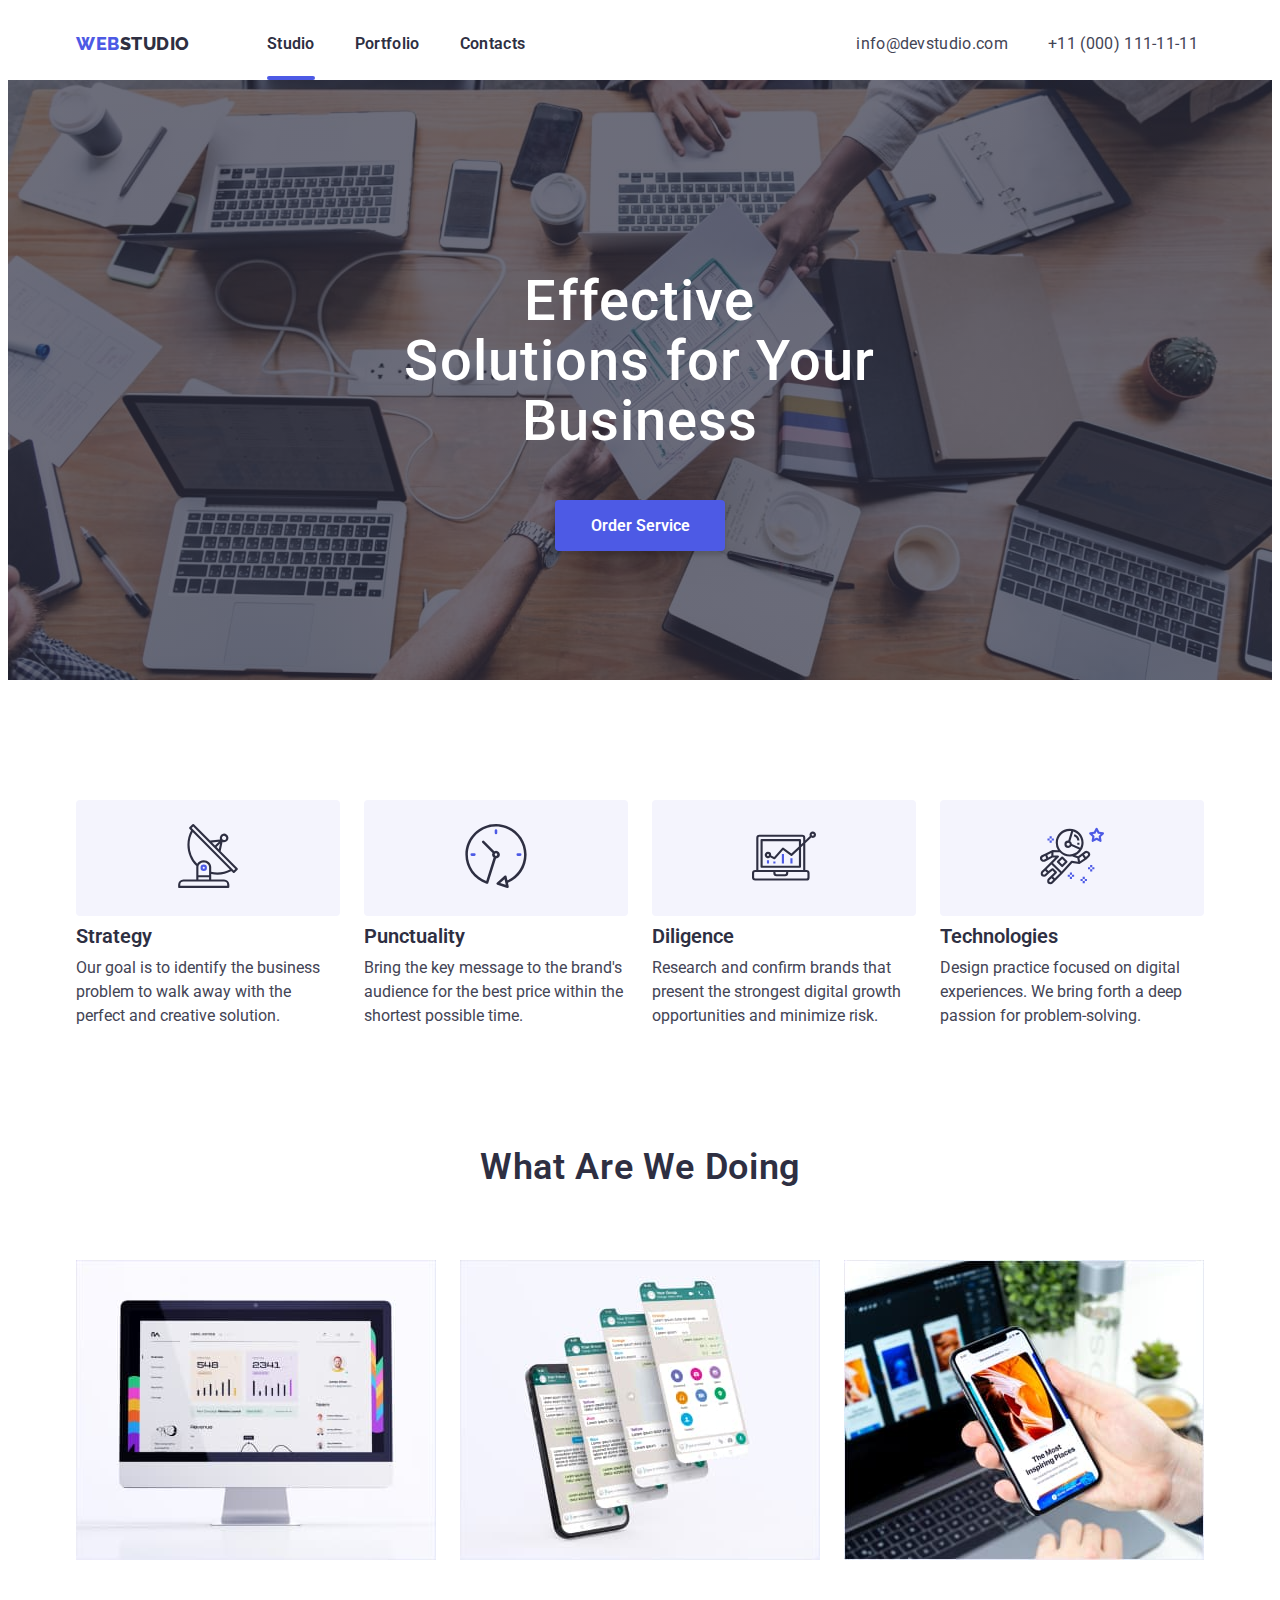
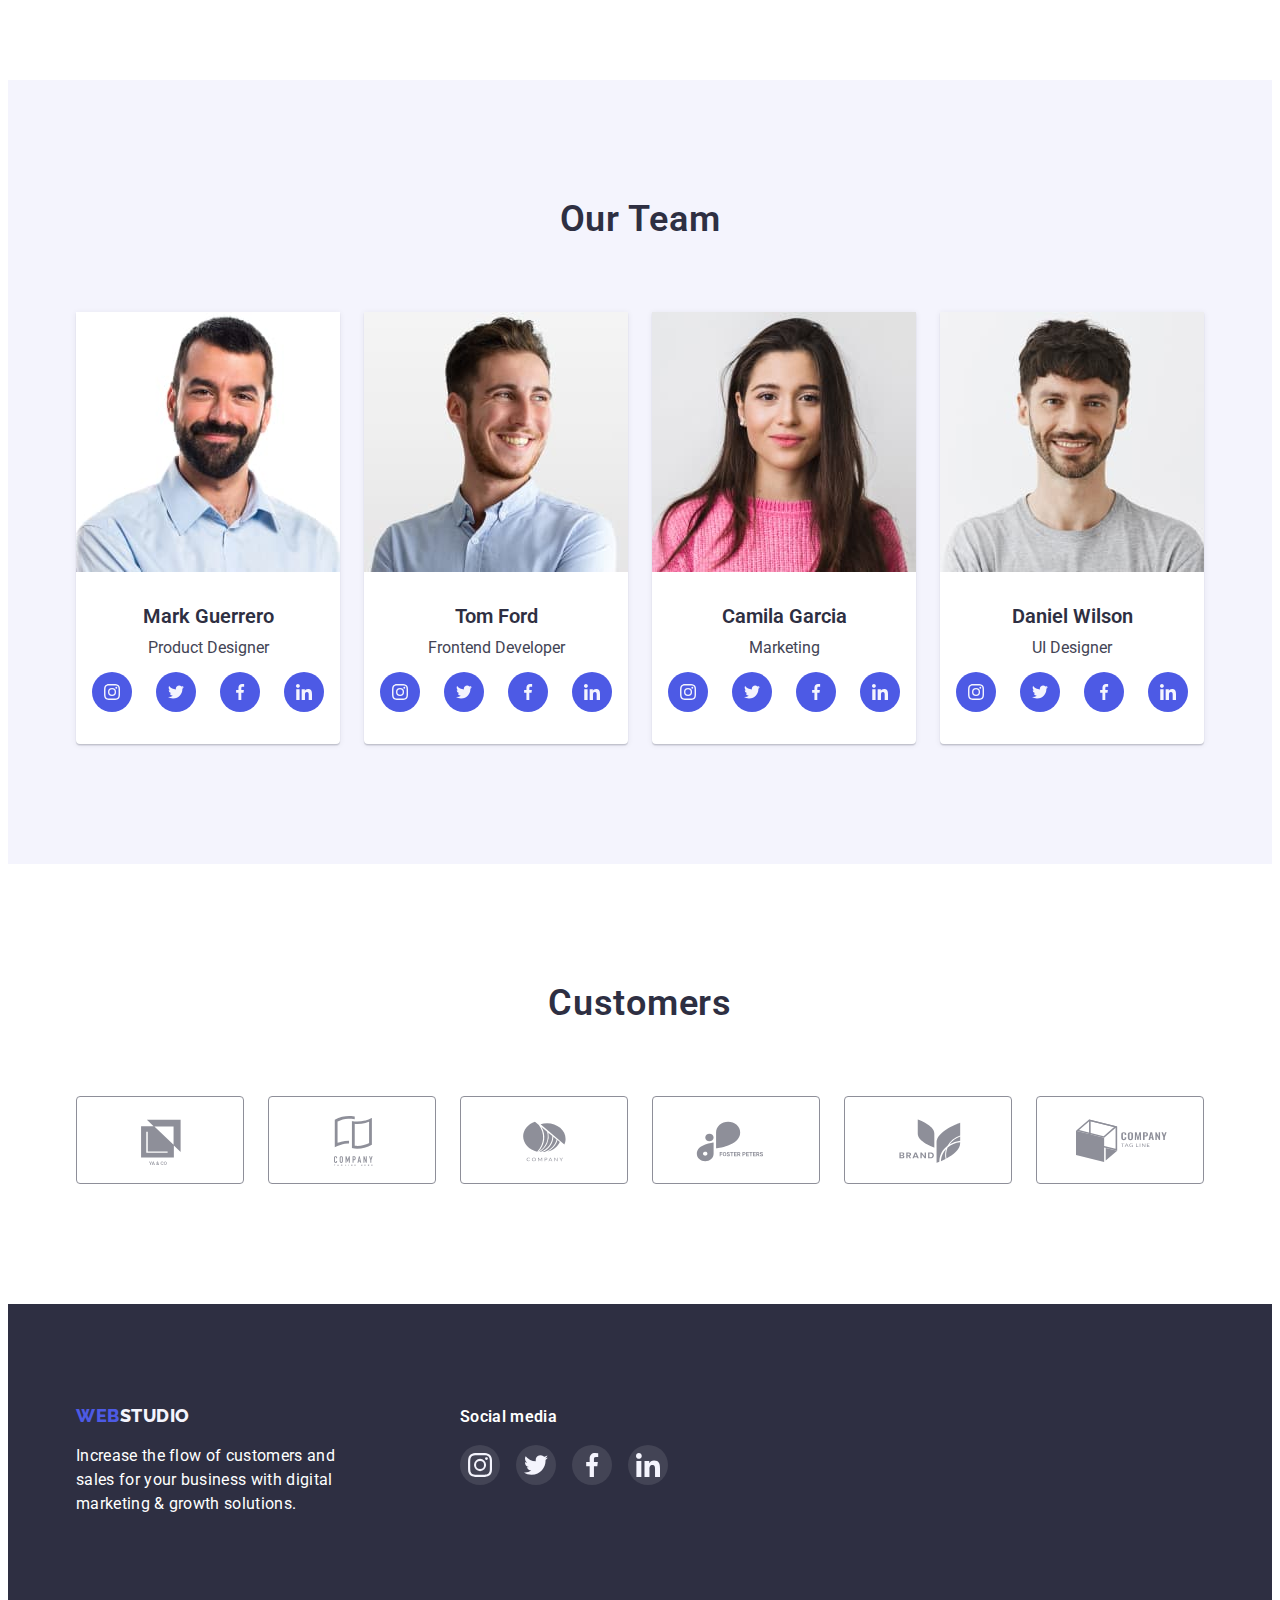
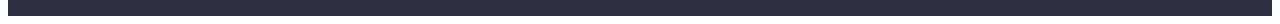
<file: index.html>
<!DOCTYPE html>
<html lang="en">
  <head>
    <meta charset="UTF-8" >
    <meta http-equiv="X-UA-Compatible" content="IE=edge" >
    <meta name="viewport" content="width=device-width, initial-scale=1.0">
    <title>WEBSTUDIO</title>
    <link rel="preconnect" href="https://fonts.googleapis.com" >
    <link rel="preconnect" href="https://fonts.gstatic.com" crossorigin >
    <link
      href="https://fonts.googleapis.com/css2?family=Raleway:wght@800&family=Roboto:wght@400;500;700;900&display=swap"
      rel="stylesheet"
    >
    <link
      rel="stylesheet"
      href="https://cdnjs.cloudflare.com/ajax/libs/modern-normalize/1.1.0/modern-normalize.min.css"
      integrity="sha512-wpPYUAdjBVSE4KJnH1VR1HeZfpl1ub8YT/NKx4PuQ5NmX2tKuGu6U/JRp5y+Y8XG2tV+wKQpNHVUX03MfMFn9Q=="
      crossorigin="anonymous"
      referrerpolicy="no-referrer"
    >
    <link rel="stylesheet" href="./css/styles.css" >
  </head>
  <body>
    <header class="hat">
      <div class="container hat-container">
        <a href="./index.html" class="logo">
          <span class="first-part-logo">WEB</span>STUDIO
        </a>
        <nav class="nav">
          <ul class="nav-list">
            <li><a href="./index.html" class="nav-item current">Studio</a></li>
            <li><a href="./portfolio.html" class="nav-item">Portfolio</a></li>
            <li><a href="" class="nav-item">Contacts</a></li>
          </ul>
        </nav>
        <ul class="hat-contacts">
          <li>
            <a href="mailto:info@devstudio.com" class="link mail-phone"
              >info@devstudio.com</a
            >
          </li>
          <li>
            <a href="tel:+11(000)111-11-11" class="link mail-phone"
              >+11 (000) 111-11-11</a
            >
          </li>
        </ul>
      </div>
    </header>
    <main>
      <section class="hero section hero-background">
        <div class="container hero-container">
          <h1 class="hero-header">Effective Solutions for Your Business</h1>
          <button type="button" class="main-butoon" data-modal-open>Order Service</button>
        </div>
      </section>
      <section class="section">
        <div class="container">
          <h2 class="visually-hidden section-title">Benefits</h2>
          <ul class="benefits">
            <li class="benefits-item">
              <div class="benefits-container-icon">
                <svg class="benefits-icon" width="64" height="64">
                  <use href="./images/icons.svg#icon-antenna"></use>
                </svg>
              </div>
              <h3 class="text-title">Strategy</h3>
              <p class="text">
                Our goal is to identify the business problem to walk away with
                the perfect and creative solution.
              </p>
            </li>
            <li class="benefits-item">
              <div class="benefits-container-icon">
                <svg class="benefits-icon" width="64" height="64">
                  <use href="./images/icons.svg#icon-clock"></use>
                </svg>
              </div>
              <h3 class="text-title">Punctuality</h3>
              <p class="text">
                Bring the key message to the brand's audience for the best price
                within the shortest possible time.
              </p>
            </li>
            <li class="benefits-item">
              <div class="benefits-container-icon">
                <svg class="benefits-icon" width="64" height="64">
                  <use href="./images/icons.svg#icon-diagram"></use>
                </svg>
              </div>
              <h3 class="text-title">Diligence</h3>
              <p class="text">
                Research and confirm brands that present the strongest digital
                growth opportunities and minimize risk.
              </p>
            </li>
            <li class="benefits-item">
              <div class="benefits-container-icon">
                <svg class="benefits-icon" width="64" height="64">
                  <use href="./images/icons.svg#icon-astronaut"></use>
                </svg>
              </div>
              <h3 class="text-title">Technologies</h3>
              <p class="text">
                Design practice focused on digital experiences. We bring forth a
                deep passion for problem-solving.
              </p>
            </li>
          </ul>
        </div>
      </section>
      <section class="section section-works">
        <div class="container">
          <h2 class="section-title works-title">What are we doing</h2>
          <ul class="works-list">
            <li class="work-list-item">
              <img
                src="./images/img1.jpg"
                alt="display"
                width="360"
                height="300"
              >
            </li>
            <li class="work-list-item">
              <img
                src="./images/img2.jpg"
                alt="smartphone"
                width="360"
                height="300"
              >
            </li>
            <li class="work-list-item">
              <img
                src="./images/img3.jpg"
                alt="laptop-smartphone"
                width="360"
                height="300"
              >
            </li>
          </ul>
        </div>
      </section>
      <section class="section our-team">
        <div class="container">
          <h2 class="section-title our-team-title">Our Team</h2>
          <ul class="our-team-list">
            <li class="our-team-list-item">
              <img
                src="./images/team_member1.jpg"
                alt="team_member1"
                width="264"
                height="260"
              >
              <div class="our-team-caption">
                <h3 class="text-title">Mark Guerrero</h3>
                <p class="text">Product Designer</p>
                <ul class="our-team-social">
                  <li class="our-team-social-items">
                    <a class="our-team-social-link" href="">
                      <svg class="our-team-social-icon" width="16" height="16">
                        <use href="./images/icons.svg#icon-instagram"></use>
                      </svg>
                    </a>
                  </li>
                  <li class="our-team-social-items">
                    <a class="our-team-social-link" href="">
                      <svg class="our-team-social-icon" width="16" height="16">
                        <use href="./images/icons.svg#icon-twitter"></use>
                      </svg>
                    </a>
                  </li>
                  <li class="our-team-social-items">
                    <a class="our-team-social-link" href="">
                      <svg class="our-team-social-icon" width="16" height="16">
                        <use href="./images/icons.svg#icon-facebook"></use>
                      </svg>
                    </a>
                  </li>
                  <li class="our-team-social-items">
                    <a class="our-team-social-link" href="">
                      <svg class="our-team-social-icon" width="16" height="16">
                        <use href="./images/icons.svg#icon-linkedin"></use>
                      </svg>
                    </a>
                  </li>
                </ul>
              </div>
            </li>
            <li class="our-team-list-item">
              <img
                src="./images/team_member2.jpg"
                alt="team_member2"
                width="264"
                height="260"
              >
              <div class="our-team-caption">
                <h3 class="text-title">Tom Ford</h3>
                <p class="text">Frontend Developer</p>
                <ul class="our-team-social">
                  <li class="our-team-social-items">
                    <a class="our-team-social-link" href="">
                      <svg class="our-team-social-icon" width="16" height="16">
                        <use href="./images/icons.svg#icon-instagram"></use>
                      </svg>
                    </a>
                  </li>
                  <li class="our-team-social-items">
                    <a class="our-team-social-link" href="">
                      <svg class="our-team-social-icon" width="16" height="16">
                        <use href="./images/icons.svg#icon-twitter"></use>
                      </svg>
                    </a>
                  </li>
                  <li class="our-team-social-items">
                    <a class="our-team-social-link" href="">
                      <svg class="our-team-social-icon" width="16" height="16">
                        <use href="./images/icons.svg#icon-facebook"></use>
                      </svg>
                    </a>
                  </li>
                  <li class="our-team-social-items">
                    <a class="our-team-social-link" href="">
                      <svg class="our-team-social-icon" width="16" height="16">
                        <use href="./images/icons.svg#icon-linkedin"></use>
                      </svg>
                    </a>
                  </li>
                </ul>
              </div>
            </li>
            <li class="our-team-list-item">
              <img
                src="./images/team_member3.jpg"
                alt="team_member3"
                width="264"
                height="260"
              >
              <div class="our-team-caption">
                <h3 class="text-title">Camila Garcia</h3>
                <p class="text">Marketing</p>
                <ul class="our-team-social">
                  <li class="our-team-social-items">
                    <a class="our-team-social-link" href="">
                      <svg class="our-team-social-icon" width="16" height="16">
                        <use href="./images/icons.svg#icon-instagram"></use>
                      </svg>
                    </a>
                  </li>
                  <li class="our-team-social-items">
                    <a class="our-team-social-link" href="">
                      <svg class="our-team-social-icon" width="16" height="16">
                        <use href="./images/icons.svg#icon-twitter"></use>
                      </svg>
                    </a>
                  </li>
                  <li class="our-team-social-items">
                    <a class="our-team-social-link" href="">
                      <svg class="our-team-social-icon" width="16" height="16">
                        <use href="./images/icons.svg#icon-facebook"></use>
                      </svg>
                    </a>
                  </li>
                  <li class="our-team-social-items">
                    <a class="our-team-social-link" href="">
                      <svg class="our-team-social-icon" width="16" height="16">
                        <use href="./images/icons.svg#icon-linkedin"></use>
                      </svg>
                    </a>
                  </li>
                </ul>
              </div>
            </li>
            <li class="our-team-list-item">
              <img
                src="./images/team_member4.jpg"
                alt="team_member4"
                width="264"
                height="260"
              >
              <div class="our-team-caption">
                <h3 class="text-title">Daniel Wilson</h3>
                <p class="text">UI Designer</p>
                <ul class="our-team-social">
                  <li class="our-team-social-items">
                    <a class="our-team-social-link" href="">
                      <svg class="our-team-social-icon" width="16" height="16">
                        <use href="./images/icons.svg#icon-instagram"></use>
                      </svg>
                    </a>
                  </li>
                  <li class="our-team-social-items">
                    <a class="our-team-social-link" href="">
                      <svg class="our-team-social-icon" width="16" height="16">
                        <use href="./images/icons.svg#icon-twitter"></use>
                      </svg>
                    </a>
                  </li>
                  <li class="our-team-social-items">
                    <a class="our-team-social-link" href="">
                      <svg class="our-team-social-icon" width="16" height="16">
                        <use href="./images/icons.svg#icon-facebook"></use>
                      </svg>
                    </a>
                  </li>
                  <li class="our-team-social-items">
                    <a class="our-team-social-link" href="">
                      <svg class="our-team-social-icon" width="16" height="16">
                        <use href="./images/icons.svg#icon-linkedin"></use>
                      </svg>
                    </a>
                  </li>
                </ul>
              </div>
            </li>
          </ul>
        </div>
      </section>
      <section class="section">
        <div class="container">
          <h2 class="section-title customers-header">Customers</h2>
          <ul class="customers-list">
            <li class="customers-item">
              <a class="customers-link" href="">
                <svg class="customers-icon" width="168" height="88">
                  <use href="./images/icons.svg#icon-logo1"></use>
                </svg>
              </a>
            </li>
            <li class="customers-item">
              <a class="customers-link" href="">
                <svg class="customers-icon" width="168" height="88">
                  <use href="./images/icons.svg#icon-logo2"></use>
                </svg>
              </a>
            </li>
            <li class="customers-item">
              <a class="customers-link" href="">
                <svg class="customers-icon" width="168" height="88">
                  <use href="./images/icons.svg#icon-logo3"></use>
                </svg>
              </a>
            </li>
            <li class="customers-item">
              <a class="customers-link" href="">
                <svg class="customers-icon" width="168" height="88">
                  <use href="./images/icons.svg#icon-logo4"></use>
                </svg>
              </a>
            </li>
            <li class="customers-item">
              <a class="customers-link" href="">
                <svg class="customers-icon" width="168" height="88">
                  <use href="./images/icons.svg#icon-logo5"></use>
                </svg>
              </a>
            </li>
            <li class="customers-item">
              <a class="customers-link" href="">
                <svg class="customers-icon" width="168" height="88">
                  <use href="./images/icons.svg#icon-logo6"></use>
                </svg>
              </a>
            </li>
          </ul>
        </div>
      </section>
      <div class="backdrop is-hidden" data-modal>
        <div class="modal">
            <button class="close-button" data-modal-close>
            <svg width="8" height="8"  >
              <use href="./images/icons.svg#icon-close"></use>
            </svg>
            </button>
          </div>
      </div>
    </main>
    <footer class="cave">
      <div class="container cave-container">
        <div>
          <a href="./index.html" class="cave-logo"
            ><span class="first-part-cave-logo">WEB</span>STUDIO</a
          >
          <p class="cave-text">
            Increase the flow of customers and sales for your business with
            digital marketing & growth solutions.
          </p>
        </div>
        <div class="social-media">
          <h3 class="social-media-text">Social media</h3>
          <ul class="cave-social-media">
            <li>
              <a href="" class="cave-social-media-link">
                <svg class="cave-social-media-icon" width="24" height="24">
                  <use href="./images/icons.svg#icon-instagram"></use>
                </svg>
              </a>
            </li>
            <li>
              <a href="" class="cave-social-media-link">
                <svg class="cave-social-media-icon" width="24" height="24">
                  <use href="./images/icons.svg#icon-twitter"></use>
                </svg>
              </a>
            </li>
            <li>
              <a href="" class="cave-social-media-link">
                <svg class="cave-social-media-icon" width="24" height="24">
                  <use href="./images/icons.svg#icon-facebook"></use>
                </svg>
              </a>
            </li>
            <li>
              <a href="" class="cave-social-media-link">
                <svg class="cave-social-media-icon" width="24" height="24">
                  <use href="./images/icons.svg#icon-linkedin"></use>
                </svg>
              </a>
            </li>
          </ul>
        </div>
      </div>
    </footer>
    <script src="./js/modal.js"></script>
  </body>
</html>
</file>
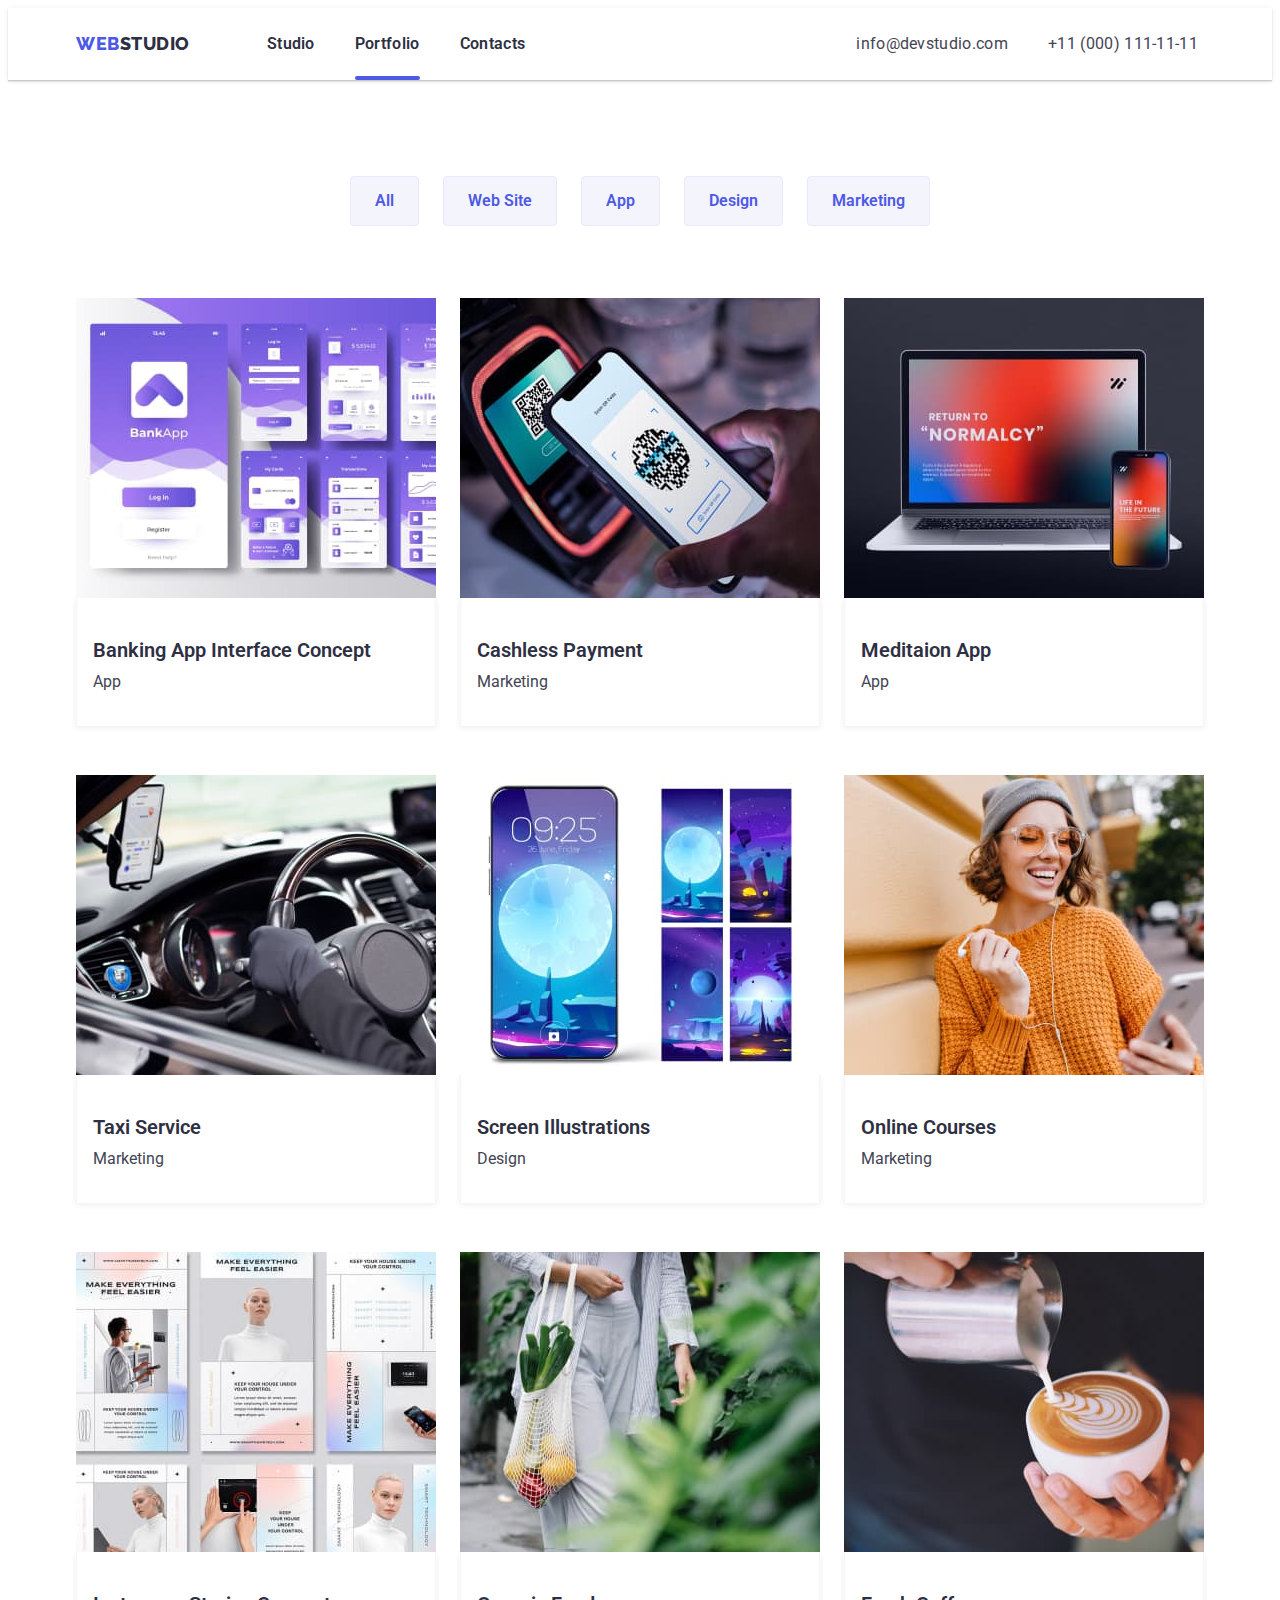
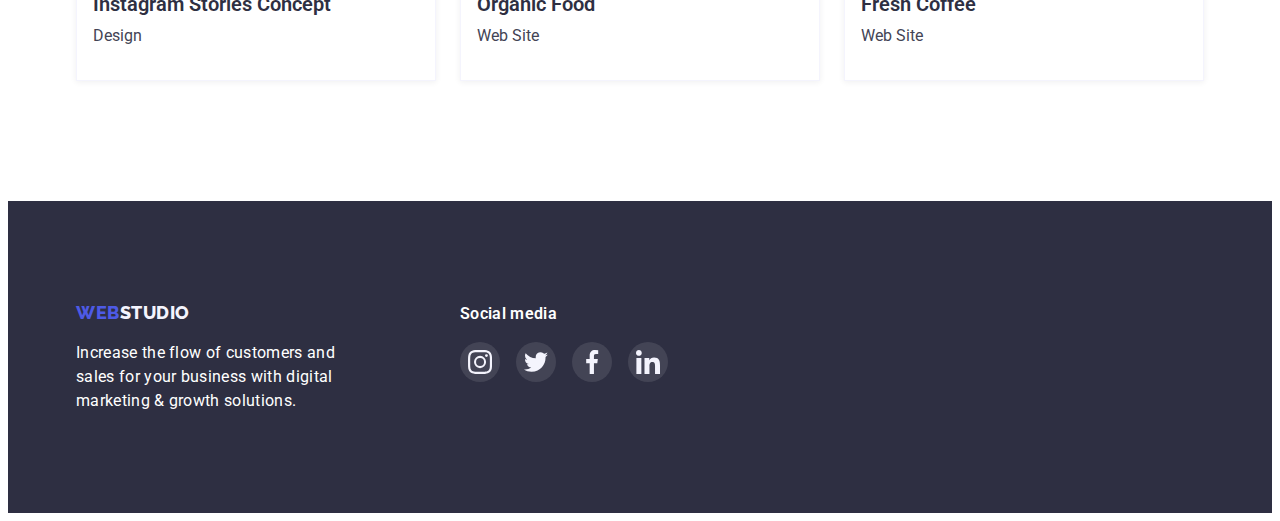
<file: portfolio.html>
<!DOCTYPE html>
<html lang="en">
  <head>
    <meta charset="UTF-8" />
    <meta http-equiv="X-UA-Compatible" content="IE=edge" />
    <meta name="viewport" content="width=device-width, initial-scale=1.0" />
    <title>PORTFOLIO</title>
    <link rel="preconnect" href="https://fonts.googleapis.com" />
    <link rel="preconnect" href="https://fonts.gstatic.com" crossorigin />
    <link
      href="https://fonts.googleapis.com/css2?family=Raleway:wght@800&family=Roboto:wght@400;500;700;900&display=swap"
      rel="stylesheet"
    />
    <link
      rel="stylesheet"
      href="https://cdnjs.cloudflare.com/ajax/libs/modern-normalize/1.1.0/modern-normalize.min.css"
      integrity="sha512-wpPYUAdjBVSE4KJnH1VR1HeZfpl1ub8YT/NKx4PuQ5NmX2tKuGu6U/JRp5y+Y8XG2tV+wKQpNHVUX03MfMFn9Q=="
      crossorigin="anonymous"
      referrerpolicy="no-referrer"
    />
    <link rel="stylesheet" href="./css/styles.css" />
  </head>
  <body>
    <header class="hat portfolio-hat">
      <div class="container hat-container">
        <a href="./index.html" class="logo">
          <span class="first-part-logo">WEB</span>STUDIO
        </a>
        <nav class="nav">
          <ul class="nav-list">
            <li><a href="./index.html" class="nav-item">Studio</a></li>
            <li>
              <a href="./portfolio.html" class="nav-item current">Portfolio</a>
            </li>
            <li><a href="" class="nav-item">Contacts</a></li>
          </ul>
        </nav>
        <ul class="hat-contacts">
          <li>
            <a href="mailto:info@devstudio.com" class="link mail-phone"
              >info@devstudio.com</a
            >
          </li>
          <li>
            <a href="tel:+11(000)111-11-11" class="link mail-phone"
              >+11 (000) 111-11-11</a
            >
          </li>
        </ul>
      </div>
    </header>
    <main>
      <section class="section section-portfolio">
        <div class="container">
          <h1 class="visually-hidden">Projects</h1>

          <ul class="list filter-list">
            <li><button type="button" class="filter-butoon">All</button></li>
            <li>
              <button type="button" class="filter-butoon">Web Site</button>
            </li>
            <li><button type="button" class="filter-butoon">App</button></li>
            <li><button type="button" class="filter-butoon">Design</button></li>
            <li>
              <button type="button" class="filter-butoon">Marketing</button>
            </li>
          </ul>

          <ul class="list projects-list">
            <li class="project-list-item">
              <a class="project-link" href="">
                <div class="thumb">
                  <img
                    src="./images/img_portfolio1.jpg"
                    alt="Bank aplication"
                    height="300"
                    width="360"
                  />
                  <div class="project-overlay">
                    <p class="project-description">
                      14 Stylish and User-Friendly App Design Concepts · Task
                      Manager App · Calorie Tracker App · Exotic Fruit Ecommerce
                      App · Cloud Storage App
                    </p>
                  </div>
                </div>
                <div class="project-list-cption">
                  <h3 class="text-title">Banking App Interface Concept</h3>
                  <p class="text">App</p>
                </div>
              </a>
            </li>
            <li class="project-list-item">
              <a href="" class="project-link">
                <div class="thumb">
                  <img
                    src="./images/img_portfolio2.jpg"
                    alt="Blue fone"
                    height="300"
                    width="360"
                  />
                  <div class="project-overlay">
                    <p class="project-description">
                      14 Stylish and User-Friendly App Design Concepts · Task
                      Manager App · Calorie Tracker App · Exotic Fruit Ecommerce
                      App · Cloud Storage App
                    </p>
                  </div>
                </div>
                <div class="project-list-cption">
                  <h3 class="text-title">Cashless Payment</h3>
                  <p class="text">Marketing</p>
                </div>
              </a>
            </li>
            <li class="project-list-item">
              <a href="" class="project-link">
                <div class="thumb">
                  <img
                    src="./images/img_portfolio3.jpg"
                    alt="Laptop and smrtphone"
                    height="300"
                    width="360"
                  />
                  <div class="project-overlay">
                    <p class="project-description">
                      14 Stylish and User-Friendly App Design Concepts · Task
                      Manager App · Calorie Tracker App · Exotic Fruit Ecommerce
                      App · Cloud Storage App
                    </p>
                  </div>
                </div>
                <div class="project-list-cption">
                  <h3 class="text-title">Meditaion App</h3>
                  <p class="text">App</p>
                </div>
              </a>
            </li>
            <li class="project-list-item">
              <a href="" class="project-link">
                <div class="thumb">
                  <img
                    src="./images/img_portfolio4.jpg"
                    alt="Car wheel"
                    height="300"
                    width="360"
                  />
                  <div class="project-overlay">
                    <p class="project-description">
                      14 Stylish and User-Friendly App Design Concepts · Task
                      Manager App · Calorie Tracker App · Exotic Fruit Ecommerce
                      App · Cloud Storage App
                    </p>
                  </div>
                </div>
                <div class="project-list-cption">
                  <h3 class="text-title">Taxi Service</h3>
                  <p class="text">Marketing</p>
                </div>
              </a>
            </li>
            <li class="project-list-item">
              <a href="" class="project-link">
                <div class="thumb">
                  <img
                    src="./images/img_portfolio5.jpg"
                    alt="Smartphone screen"
                    height="300"
                    width="360"
                  />
                  <div class="project-overlay">
                    <p class="project-description">
                      14 Stylish and User-Friendly App Design Concepts · Task
                      Manager App · Calorie Tracker App · Exotic Fruit Ecommerce
                      App · Cloud Storage App
                    </p>
                  </div>
                </div>
                <div class="project-list-cption">
                  <h3 class="text-title">Screen Illustrations</h3>
                  <p class="text">Design</p>
                </div>
              </a>
            </li>

            <li class="project-list-item">
              <a href="" class="project-link">
                <div class="thumb">
                  <img
                    src="./images/img_portfolio6.jpg"
                    alt="Women with smartphone "
                    height="300"
                    width="360"
                  />
                  <div class="project-overlay">
                    <p class="project-description">
                      14 Stylish and User-Friendly App Design Concepts · Task
                      Manager App · Calorie Tracker App · Exotic Fruit Ecommerce
                      App · Cloud Storage App
                    </p>
                  </div>
                </div>
                <div class="project-list-cption">
                  <h3 class="text-title">Online Courses</h3>
                  <p class="text">Marketing</p>
                </div>
              </a>
            </li>
            <li class="project-list-item">
              <a href="" class="project-link">
                <div class="thumb">
                  <img
                    src="./images/img_portfolio7.jpg"
                    alt="Instagram pages"
                    height="300"
                    width="360"
                  />
                  <div class="project-overlay">
                    <p class="project-description">
                      14 Stylish and User-Friendly App Design Concepts · Task
                      Manager App · Calorie Tracker App · Exotic Fruit Ecommerce
                      App · Cloud Storage App
                    </p>
                  </div>
                </div>
                <div class="project-list-cption">
                  <h3 class="text-title">Instagram Stories Concept</h3>
                  <p class="text">Design</p>
                </div>
              </a>
            </li>
            <li class="project-list-item">
              <a href="" class="project-link">
                <div class="thumb">
                  <img
                    src="./images/img_portfolio8.jpg"
                    alt="Bag with vegetables"
                    height="300"
                    width="360"
                  />
                  <div class="project-overlay">
                    <p class="project-description">
                      14 Stylish and User-Friendly App Design Concepts · Task
                      Manager App · Calorie Tracker App · Exotic Fruit Ecommerce
                      App · Cloud Storage App
                    </p>
                  </div>
                </div>
                <div class="project-list-cption">
                  <h3 class="text-title">Organic Food</h3>
                  <p class="text">Web Site</p>
                </div>
              </a>
            </li>
            <li class="project-list-item">
              <a href="" class="project-link">
                <div class="thumb">
                  <img
                    src="./images/img_portfolio9.jpg"
                    alt="Cup of Coffee"
                    height="300"
                    width="360"
                  />
                  <div class="project-overlay">
                    <p class="project-description">
                      14 Stylish and User-Friendly App Design Concepts · Task
                      Manager App · Calorie Tracker App · Exotic Fruit Ecommerce
                      App · Cloud Storage App
                    </p>
                  </div>
                </div>
                <div class="project-list-cption">
                  <h3 class="text-title">Fresh Coffee</h3>
                  <p class="text">Web Site</p>
                </div>
              </a>
            </li>
          </ul>
        </div>
      </section>
    </main>
    <footer class="cave">
      <div class="container cave-container">
        <div>
          <a href="./index.html" class="cave-logo"
            ><span class="first-part-cave-logo">WEB</span>STUDIO</a
          >
          <p class="cave-text">
            Increase the flow of customers and sales for your business with
            digital marketing & growth solutions.
          </p>
        </div>
        <div class="social-media">
          <p class="social-media-text">Social media</p>
          <ul class="cave-social-media">
            <li>
              <a href="" class="cave-social-media-link">
                <svg class="cave-social-media-icon" width="24" height="24">
                  <use href="./images/icons.svg#icon-instagram"></use>
                </svg>
              </a>
            </li>
            <li>
              <a href="" class="cave-social-media-link">
                <svg class="cave-social-media-icon" width="24" height="24">
                  <use href="./images/icons.svg#icon-twitter"></use>
                </svg>
              </a>
            </li>
            <li>
              <a href="" class="cave-social-media-link">
                <svg class="cave-social-media-icon" width="24" height="24">
                  <use href="./images/icons.svg#icon-facebook"></use>
                </svg>
              </a>
            </li>
            <li>
              <a href="" class="cave-social-media-link">
                <svg class="cave-social-media-icon" width="24" height="24">
                  <use href="./images/icons.svg#icon-linkedin"></use>
                </svg>
              </a>
            </li>
          </ul>
        </div>
      </div>
    </footer>
  </body>
</html>
</file>
<file: css/styles.css>
:root {
  --first-text-color: #2e2f42;
  --second-text-color: #434455;
  --hover-color: #4d5ae5;
  --main-background-color: #ffffff;
  --animatin-time: 250ms;
}

*,
*::before,
*::after {
  box-sizing: border-box;
}

a {
  text-decoration: none;
  color: inherit;
}

p,
h1,
h2,
h3,
h4,
h5,
h6 {
  margin: 0;
}

button {
  cursor: pointer;
}

ul,
ol {
  list-style: none;
  margin: 0;
  padding: 0;
}

img {
  display: block;
  max-width: 100%;
  height: auto;
}

/* body */
body {
  background-color: var(--main-background-color);
  color: var(--first-text-color);
  font-family: "Roboto", "sans-serif";
}

.container {
  width: 1158px;
  padding-left: 15px;
  padding-right: 15px;
  margin-left: auto;
  margin-right: auto;
}

.hat-container {
  display: flex;
  align-items: center;
}

/* logo */
.logo {
  font-family: "Raleway", "sans-serif";
  color: var(--first-text-color);
  font-weight: 800;
  font-size: 18px;
  line-height: 1.33;
  letter-spacing: 0.03em;
  margin-left: 0;
  margin-right: 77px;
  display: block;
  padding-top: 24px;
  padding-bottom: 24px;
}

.logo .first-part-logo {
  color: var(--hover-color);
}

/* list - link */

.link {
  color: var(--first-text-color);
}

.link:hover,
.link:focus {
  color: var(--hover-color);
}

/*navigation*/
.nav {
  margin-right: 331px;
}

.nav-list {
  font-weight: 600;
  font-size: 16px;
  line-height: 1.5;
  display: flex;
  gap: 40px;
  align-items: center;

  letter-spacing: 0.02em;
}

.nav-list .nav-item {
  color: var(--first-text-color);
}
.nav-item {
  position: relative;
  transition-property: color;
  transition-duration: var(--animatin-time);
  transition-timing-function: cubic-bezier(0.4, 0, 0.2, 1);
}
.hat .nav-item:hover,
.hat .nav-item:focus {
  color: var(--hover-color);
}

.hat-contacts {
  display: flex;
  gap: 40px;
  align-items: center;
}

.current::after {
  content: "";
  position: absolute;
  width: 100%;
  height: 4px;
  left: 0;
  top: 42px;
  background: var(--hover-color);
  border-radius: 2px;
}

/* contacts */
.hat .mail-phone {
  font-size: 16px;
  line-height: 1.5;
  letter-spacing: 0.02em;
}

.mail-phone {
  color: var(--second-text-color);
  transition-property: color;
  transition-duration: var(--animatin-time);
  transition-timing-function: cubic-bezier(0.4, 0, 0.2, 1);
}
.mail-phone:hover,
.mail-phone:focus {
  color: var(--hover-color);
}
/* ------------------------------------------------------Hero -----------------------------------------*/

.hero.section {
  padding-top: 192px;
  padding-bottom: 192px;
}

.hero-header {
  font-weight: 500;
  font-size: 56px;
  line-height: 1.07;
  text-align: center;

  letter-spacing: 0.02em;
  max-width: 492px;
  margin-left: auto;
  margin-right: auto;
}

.hero {
  background-color: var(--first-text-color);
  color: var(--main-background-color);
  max-width: 1600px;
  height: 600px;
  margin-left: auto;
  margin-right: auto;
  background-image: linear-gradient(
      to right,
      rgba(46, 47, 66, 0.7),
      rgba(46, 47, 66, 0.7)
    ),
    url(../images/people-office.jpg);
  background-repeat: no-repeat;
  background-position: center;
  background-size: cover;
}

.hero-container {
  margin-left: auto;
  margin-right: auto;
}

.main-butoon {
  font-family: "Roboto", "sans-serif";
  color: var(--main-background-color);
  background-color: var(--hover-color);
  cursor: pointer;

  font-weight: 600;
  font-size: 16px;
  line-height: 1.19;
  display: block;
  width: 170px;
  padding: 16px 32px;

  box-shadow: 0px 4px 4px rgba(0, 0, 0, 0.15);
  border-radius: 4px;
  border: none;
  margin-top: 48px;
  margin-right: auto;
  margin-left: auto;

  transition-property: box-shadow;
  transition-duration: var(--animatin-time);
  transition-timing-function: cubic-bezier(0.4, 0, 0.2, 1);
}

.main-butoon:hover,
.main-butoon:focus {
  box-shadow: 0px 1px 6px rgba(46, 47, 66, 0.08),
    0px 1px 1px rgba(46, 47, 66, 0.16), 0px 2px 1px rgba(46, 47, 66, 0.08);
  border-radius: 4px;
}

/*---------------------------------------------------------------Section---------------------------------------------------------------- */
.section {
  padding-top: 120px;
  padding-bottom: 120px;
}

.section .section-title {
  font-weight: 600;
  font-size: 36px;
  line-height: 1.11;
  text-align: center;
  letter-spacing: 0.02em;
  text-transform: capitalize;
}

.visually-hidden {
  position: absolute;
  white-space: nowrap;
  width: 1px;
  height: 1px;
  overflow: hidden;
  border: 0;
  padding: 0;
  clip: rect(0 0 0 0);
  clip-path: inset(50%);
  margin: -1px;
}

.section .text-title {
  font-weight: 600;
  font-size: 20px;
  line-height: 1.2;
}

.section .text {
  font-size: 16px;
  line-height: 1.5;
  color: var(--second-text-color);
}

/* ---------------------------------------Benefits----------------------------------- */
.benefits {
  display: flex;
  gap: 24px;
}

.benefits-item {
  width: 264px;
}

.text-title {
  margin-bottom: 8px;
  margin-top: 8px;
}

.benefits-container-icon {
  padding: 24px 100px;
  background-color: #f4f4fd;
  border-radius: 4px;
  border: none;
}

/* -----------------------------------------Works----------------------------------- */
.works-list {
  display: flex;
  gap: 24px;
}

.works-title {
  margin-bottom: 72px;
}

.section.section-works {
  padding-top: 0;
}

/* -----------------------------------------Our team------------------------------- */
.our-team {
  background-color: #f4f4fd;
}

.our-team-list-item {
  background-color: var(--main-background-color);
}

.our-team-list {
  display: flex;
  gap: 24px;
}

.our-team-title {
  margin-bottom: 72px;
}

.our-team-caption {
  margin-bottom: 32px;
  margin-top: 32px;
  margin-right: auto;
  margin-left: auto;
  /* padding-left: 16px;
    padding-right: 16px; */
  width: 232px;
}

.our-team-list-item .text-title {
  margin-bottom: 8px;
  text-align: center;
}

.our-team-list-item .text {
  text-align: center;
  margin-bottom: 12px;
}

.our-team-list-item {
  box-shadow: 0px 1px 6px rgba(46, 47, 66, 0.08),
    0px 1px 1px rgba(46, 47, 66, 0.16), 0px 2px 1px rgba(46, 47, 66, 0.08);
  border-radius: 0px 0px 4px 4px;
}

.our-team-social {
  display: flex;
  gap: 24px;
  align-items: center;
  justify-content: center;
}

.our-team-social-link {
  display: block;
  width: 40px;
  height: 40px;
  background-color: var(--hover-color);
  border-radius: 50%;
  border: none;
  padding: 12px 12px;
}

/* .our-team-social-icon {
  
  
} */
/*------------------------------------------ Footer----------------------------------------- */

.cave {
  background-color: var(--first-text-color);
  color: var(--main-background-color);
  padding-top: 100px;
  padding-bottom: 100px;
}

.cave-logo {
  color: #f4f4fd;
  font-family: "Raleway", "sans-serif";
  font-weight: 800;
  font-size: 18px;
  line-height: 1.33;
  letter-spacing: 0.03em;
}

.first-part-cave-logo {
  color: var(--hover-color);
}

.cave-text {
  font-size: 16px;
  line-height: 1.5;
  letter-spacing: 0.02em;
  max-width: 264px;
  margin-top: 16px;
}

.cave-container {
  display: flex;
  gap: 120px;
  align-items: baseline;
}

.cave-social-media {
  display: flex;
  gap: 16px;
  margin-top: 16px;
}

.cave-social-media-link {
  display: block;
  width: 40px;
  height: 40px;
  background-color: rgba(255, 255, 255, 0.1);
  border-radius: 50%;
  border: none;
  padding: 8px 8px;
  transition-property: background-color;
  transition-duration: var(--animatin-time);
  transition-timing-function: cubic-bezier(0.4, 0, 0.2, 1);
}

.cave-social-media-link:hover,
.cave-social-media-link:focus {
  background-color: #31d0aa;
}

.social-media-text {
  font-weight: 600;
  font-size: 16px;
  line-height: 1.5;
  letter-spacing: 0.02em;
}

/* -----------------------------------------------------------Customers------------------------------------ */
.customers-list {
  display: flex;
  gap: 24px;
  text-align: center;
  justify-content: center;
}

.customers-icon {
  fill: #8e8f99;
  display: block;
  border: 1px solid #8e8f99;
  border-color: #8e8f99;
  border-radius: 4px;
  padding: 16px 32px;
  margin: 0 0;

  transition-property: border-color, fill;
  transition-duration: var(--animatin-time);
  transition-timing-function: cubic-bezier(0.4, 0, 0.2, 1);
}

.customers-header {
  margin-bottom: 72px;
}

.customers-link:hover .customers-icon {
  fill: var(--hover-color);
  border-color: var(--hover-color);
}

.customers-link:focus .customers-icon {
  fill: var(--hover-color);
  border-color: var(--hover-color);
}

/* #8E8F99 */
/*-------------------------------------------------------- Portfolio----------------------------------------------- */
.section-portfolio {
  padding-top: 96px;
}
.portfolio-hat {
  box-shadow: 0px 2px 1px rgba(46, 47, 66, 0.08),
    0px 1px 1px rgba(46, 47, 66, 0.16), 0px 1px 6px rgba(46, 47, 66, 0.08);
}
/*----------------------------------------------------------- Filter----------------------------------------------- */
.filter-butoon {
  font-family: "Roboto", "sans-serif";
  padding-top: 12px;
  padding-bottom: 12px;
  padding-right: 24px;
  padding-left: 24px;
  border: 1px solid #e7e9fc;
  border-radius: 4px;

  font-weight: 600;
  font-size: 16px;
  line-height: 1.5;
  background-color: #f4f4fd;
  color: var(--hover-color);
  cursor: pointer;
  box-shadow: none;

  transition-property: background-color, color, box-shadow;
  transition-duration: var(--animatin-time);
  transition-timing-function: cubic-bezier(0.4, 0, 0.2, 1);
}
.filter-butoon:hover,
.filter-butoon:focus {
  background-color: var(--hover-color);
  color: var(--main-background-color);
  box-shadow: 0px 3px 1px rgba(0, 0, 0, 0.1), 0px 2px 1px rgba(0, 0, 0, 0.08),
    0px 2px 2px rgba(0, 0, 0, 0.12);
}
.filter-list {
  display: flex;
  gap: 24px;
  align-items: center;
  justify-content: center;
  margin-bottom: 72px;
}
/* -------------------------------------------------------Projects------------------------------------------------ */
.projects-list {
  display: flex;
  column-gap: 24px;
  row-gap: 48px;
  flex-wrap: wrap;
}
.project-list-cption {
  padding-bottom: 32px;
  padding-top: 32px;
  padding-left: 16px;
  padding-right: 16px;
  border: 0.5px solid #f4f4fd;
  box-shadow: 0px 1px 6px rgba(46, 47, 66, 0.08);
  border-top: none;
}
.project-list-item .text-title {
  margin-bottom: 8px;
}

.project-link {
  display: block;
  box-shadow: none;
  transition-property: box-shadow;
  transition-duration: var(--animatin-time);
  transition-timing-function: cubic-bezier(0.4, 0, 0.2, 1);
}
.project-link:hover,
.project-link:focus {
  box-shadow: 0px 1px 6px rgba(46, 47, 66, 0.08),
    0px 1px 1px rgba(46, 47, 66, 0.16), 0px 2px 1px rgba(46, 47, 66, 0.08);
}

.thumb {
  position: relative;
  display: block;
}
.project-overlay {
  display: block;
  position: absolute;
  top: 0;
  left: 0;
  width: 100%;
  height: 100%;
  background-color: rgb(77, 90, 229, 0.8);
  pointer-events: none;
  transform: translateY(100%);
  opacity: 0;
  transition-property: transform, opacity;
  transition-duration: var(--animatin-time);
  transition-timing-function: cubic-bezier(0.4, 0, 0.2, 1);

  font-size: 16px;
  line-height: 1.5;
  color: #f4f4fd;
  padding-left: 32px;
  padding-right: 32px;
  padding-top: 40px;
  padding-bottom: 164px;
  pointer-events: none;
}

.project-link:hover .project-overlay {
  transform: translateY(0%);
  opacity: 1;
}
.project-link:focus .project-overlay {
  transform: translateY(0%);
  opacity: 1;
}

/* ------------------------------------------------------------------------Modal----------------------------------------------------------------------------- */
.backdrop {
  position: fixed;
  top: 0;
  left: 0;
  width: 100%;
  height: 100%;
  background: rgba(46, 47, 66, 0.4);
  opacity: 1;
  transition-property: opacity;
  transition-duration: var(--animatin-time);
  transition-timing-function: cubic-bezier(0.4, 0, 0.2, 1);
}
.backdrop.is-hidden {
  opacity: 0;
  pointer-events: none;
}
.modal {
  position: absolute;
  left: 50%;
  top: 50%;
  transform: translate(-50%, -50%);
  min-width: 408px;
  min-height: 576px;

  background: #fcfcfc;
  box-shadow: 0px 1px 1px rgba(0, 0, 0, 0.14), 0px 1px 3px rgba(0, 0, 0, 0.12),
    0px 2px 1px rgba(0, 0, 0, 0.2);
  border-radius: 4px;
}
.close-button {
  position: absolute;
  top: 24px;
  right: 24px;

  display: block;
  justify-content: center;
  align-items: center;

  background-color: #e7e9fc;
  border-radius: 50%;
  border: none;
  width: 24px;
  height: 24px;
  fill: #000000;
}
</file>
